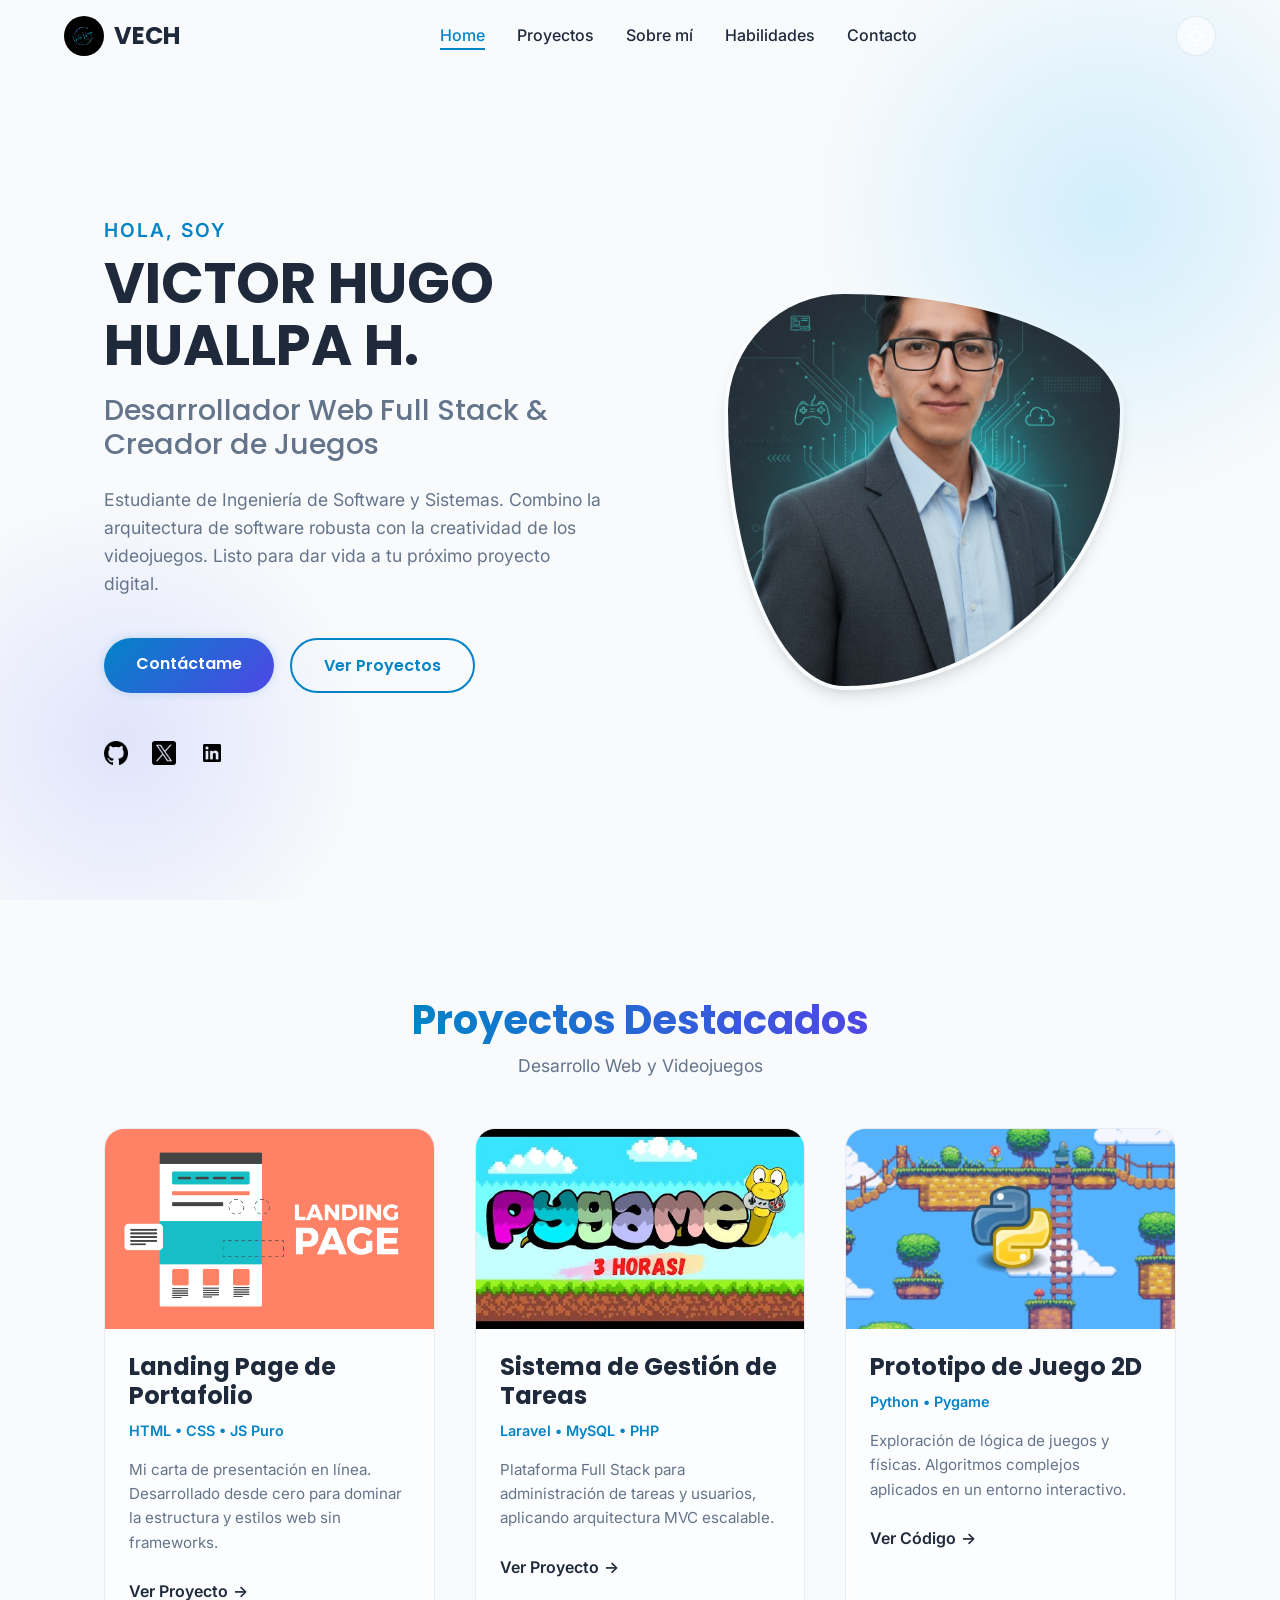
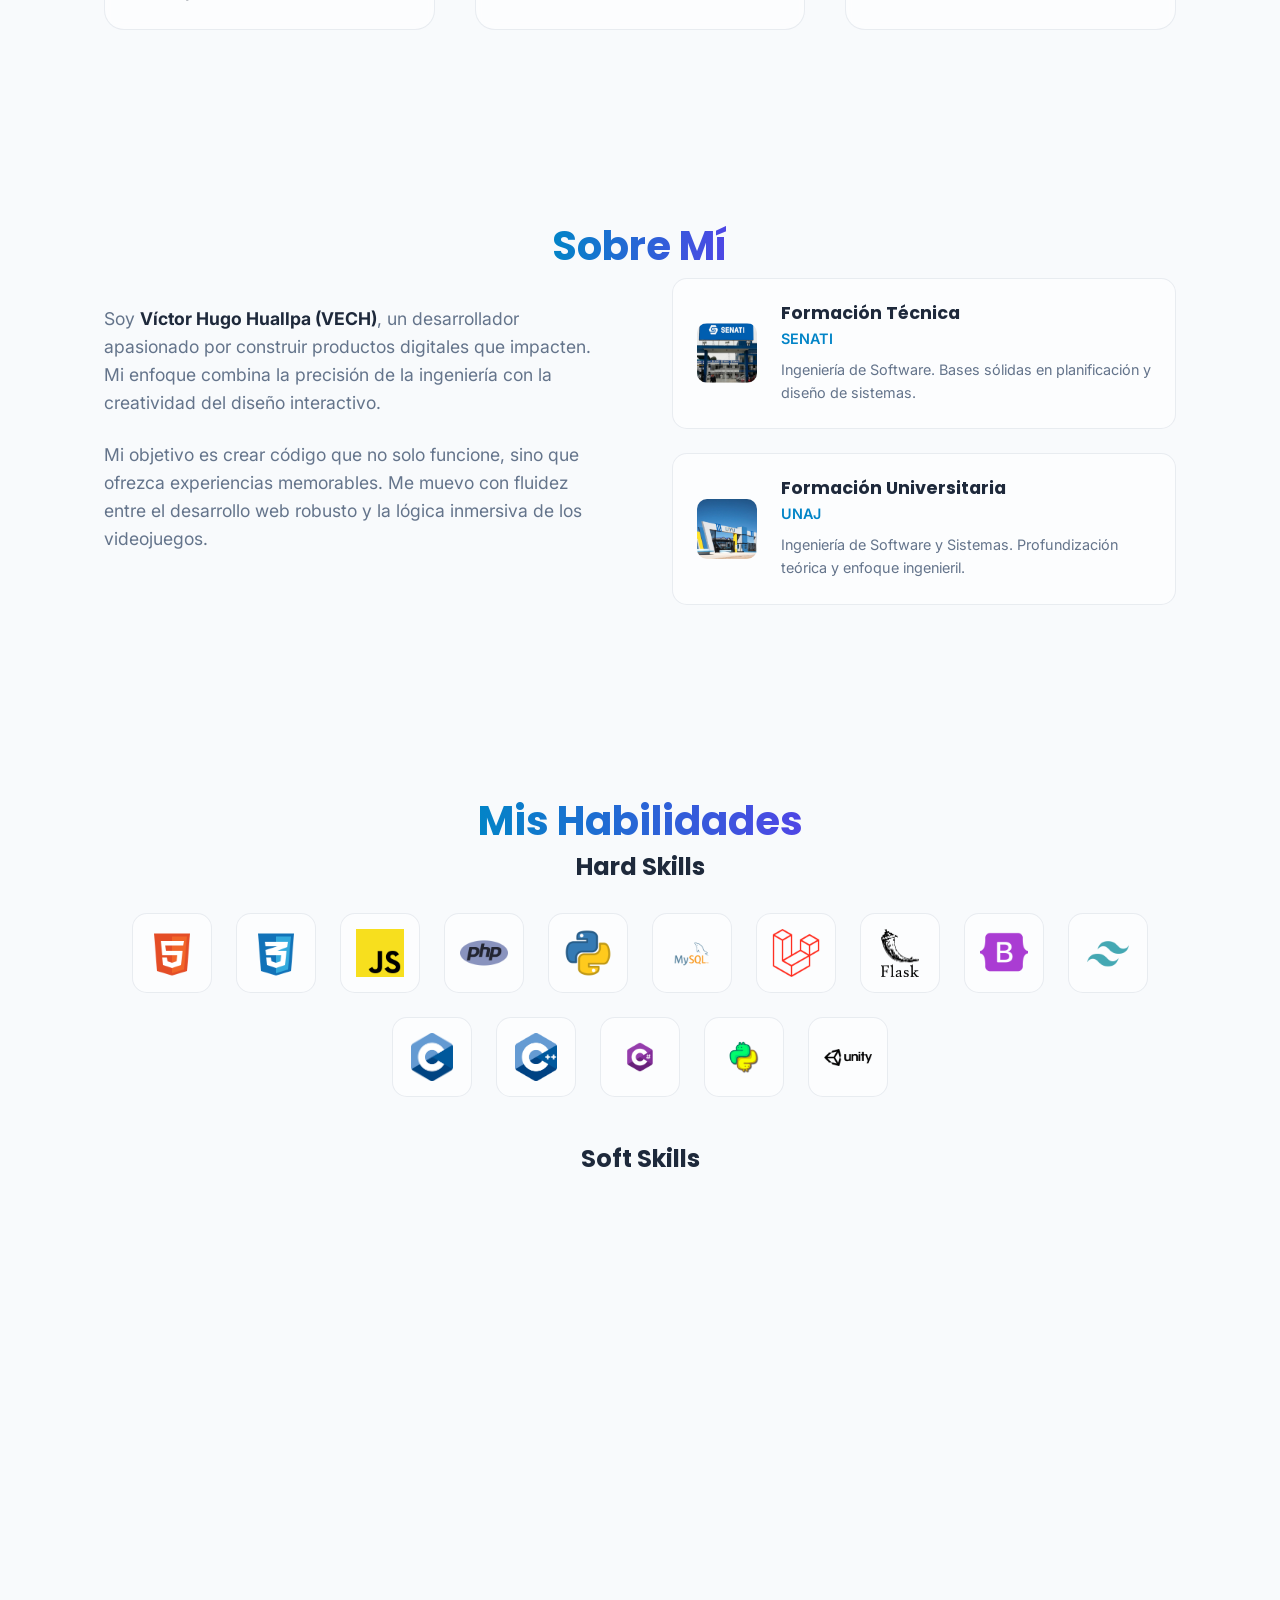
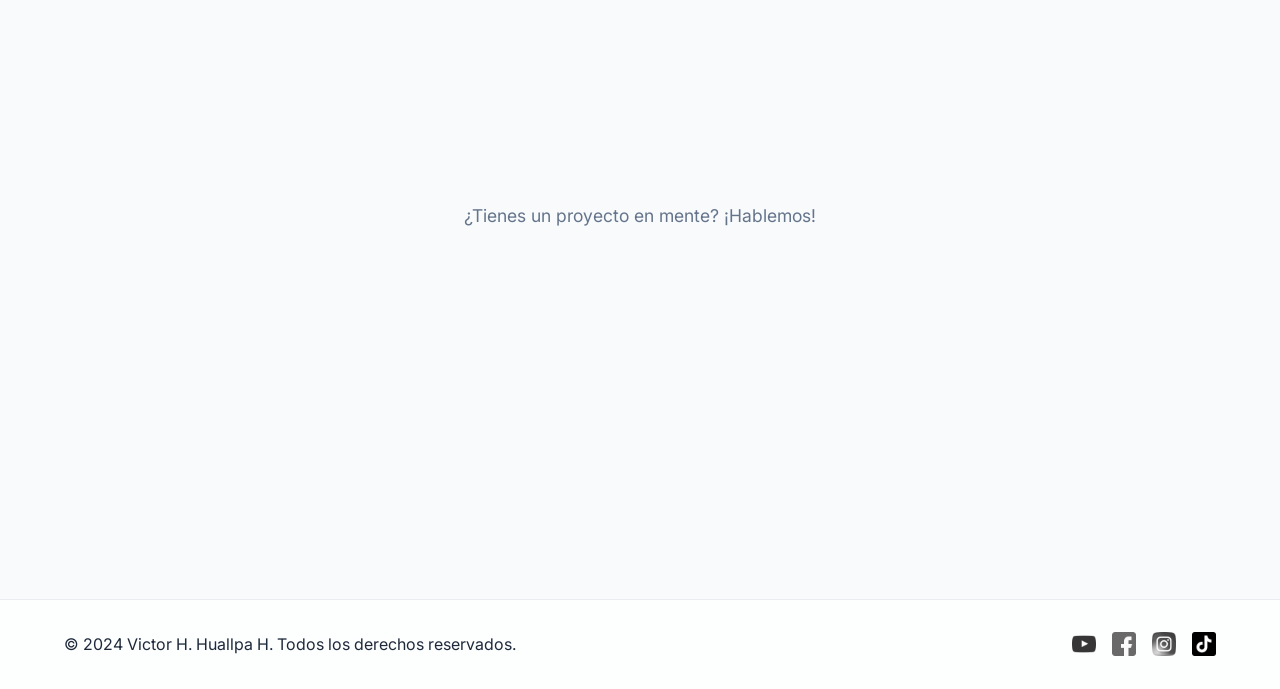
<file: index.html>
<!DOCTYPE html>
<html lang="es">

<head>
    <meta charset="UTF-8">
    <meta name="viewport" content="width=device-width, initial-scale=1.0">
    <meta name="description"
        content="Desarrollador Front-end en formación, con enfoque en HTML, CSS y JavaScript. Ver mis proyectos y habilidades en maquetación responsiva.">
    <meta name="keywords"
        content="Desarrollador Web, Front-end, HTML, CSS, JavaScript, Portafolio, Maquetación Responsiva">
    <!-- <link rel="canonical" href="[TU URL COMPLETA]"> -->

    <link rel="icon" type="image/png" href="./public/resources/imgs/logo.png">

    <title>VICTOR | Desarrollador Front-end | Portafolio Web</title>

    <!-- Google Fonts -->
    <link rel="preconnect" href="https://fonts.googleapis.com">
    <link rel="preconnect" href="https://fonts.gstatic.com" crossorigin>
    <link
        href="https://fonts.googleapis.com/css2?family=Inter:wght@300;400;600&family=Poppins:wght@500;700&display=swap"
        rel="stylesheet">

    <link rel="stylesheet" href="./public/resources/css/style.css">
    <script src="./public/resources/js/script.js" defer></script>
</head>

<body>
    <header id="main-header">
        <div class="header-container">
            <a href="#" class="logo">
                <img src="./public/resources/imgs/logo.png" alt="Logo Victor">
                <span>VECH</span>
            </a>

            <nav class="nav-menu" id="nav-menu">
                <ul class="nav-list">
                    <li class="nav-item"><a href="#home" class="nav-link active">Home</a></li>
                    <li class="nav-item"><a href="#proyectos" class="nav-link">Proyectos</a></li>
                    <li class="nav-item"><a href="#sobre-mi" class="nav-link">Sobre mí</a></li>
                    <li class="nav-item"><a href="#habilidades" class="nav-link">Habilidades</a></li>
                    <li class="nav-item"><a href="#contacto" class="nav-link">Contacto</a></li>
                </ul>
                <div class="nav-close" id="nav-close">
                    <i class="bx bx-x"></i> <!-- Placeholder for icon -->
                </div>
            </nav>

            <div class="header-actions">
                <button class="theme-toggle" id="theme-toggle" aria-label="Cambiar tema">
                    <img src="./public/resources/imgs/modo/luna-modo-oscuro.png" alt="Modo Oscuro"
                        class="theme-icon dark-icon">
                    <img src="./public/resources/imgs/modo/sol-modo-claro.png" alt="Modo Claro"
                        class="theme-icon light-icon" style="display: none;">
                </button>
                <div class="nav-toggle" id="nav-toggle">
                    <span></span>
                    <span></span>
                    <span></span>
                </div>
            </div>
        </div>
    </header>

    <main>
        <!-- Hero Section -->
        <section class="hero" id="home">
            <div class="hero-container">
                <div class="hero-content">
                    <p class="hero-greeting">HOLA, SOY</p>
                    <h1 class="hero-title">VICTOR HUGO HUALLPA H.</h1>
                    <h2 class="hero-subtitle">Desarrollador Web Full Stack & <br>Creador de Juegos</h2>
                    <p class="hero-description">
                        Estudiante de Ingeniería de Software y Sistemas. Combino la arquitectura de software robusta con
                        la creatividad de los videojuegos. Listo para dar vida a tu próximo proyecto digital.
                    </p>
                    <div class="hero-buttons">
                        <a href="#contacto" class="btn btn-primary">Contáctame</a>
                        <a href="#proyectos" class="btn btn-secondary">Ver Proyectos</a>
                    </div>
                    <div class="hero-socials">
                        <a href="https://github.com/victor-huallpa" target="_blank" aria-label="GitHub"><img
                                src="./public/resources/imgs/redes/github-icon.png" alt="GitHub"></a>
                        <a href="#" target="_blank" aria-label="X (Twitter)"><img
                                src="./public/resources/imgs/redes/x.png" alt="X"></a>
                        <a href="https://www.linkedin.com/in/victor-huallpa-huahuacondori-0160132ab/" target="_blank" aria-label="LinkedIn"><img
                                src="./public/resources/imgs/redes/linkedin-icon.png" alt="LinkedIn"></a>
                    </div>
                </div>
                <div class="hero-image">
                    <div class="image-wrapper">
                        <img src="./public/resources/photos/perfil.png" alt="Víctor Hugo Huallpa">
                    </div>
                </div>
            </div>
        </section>

        <!-- Proyectos Section -->
        <section class="section projects" id="proyectos">
            <h2 class="section-title">Proyectos Destacados</h2>
            <p class="section-subtitle">Desarrollo Web y Videojuegos</p>

            <div class="projects-container">
                <!-- Proyecto 1 -->
                <article class="project-card">
                    <div class="project-image">
                        <img src="./public/resources/photos/landing.webp" alt="Landing Page Portafolio">
                    </div>
                    <div class="project-content">
                        <h3>Landing Page de Portafolio</h3>
                        <p class="project-tech">HTML • CSS • JS Puro</p>
                        <p class="project-desc">Mi carta de presentación en línea. Desarrollado desde cero para dominar
                            la estructura y estilos web sin frameworks.</p>
                        <a href="https://github.com/victor-huallpa/My-Profile?tab=readme-ov-file" class="btn-link">Ver Proyecto <span class="arrow">→</span></a>
                    </div>
                </article>

                <!-- Proyecto 2 -->
                <article class="project-card">
                    <div class="project-image">
                        <img src="./public/resources/photos/juegos2.jpg" alt="Sistema de Gestión">
                    </div>
                    <div class="project-content">
                        <h3>Sistema de Gestión de Tareas</h3>
                        <p class="project-tech">Laravel • MySQL • PHP</p>
                        <p class="project-desc">Plataforma Full Stack para administración de tareas y usuarios,
                            aplicando arquitectura MVC escalable.</p>
                        <a href="#" class="btn-link">Ver Proyecto <span class="arrow">→</span></a>
                    </div>
                </article>

                <!-- Proyecto 3 -->
                <article class="project-card">
                    <div class="project-image">
                        <img src="./public/resources/photos/juegos.jpg" alt="Juego 2D">
                    </div>
                    <div class="project-content">
                        <h3>Prototipo de Juego 2D</h3>
                        <p class="project-tech">Python • Pygame</p>
                        <p class="project-desc">Exploración de lógica de juegos y físicas. Algoritmos complejos
                            aplicados en un entorno interactivo.</p>
                        <a href="#" class="btn-link">Ver Código <span class="arrow">→</span></a>
                    </div>
                </article>
            </div>
        </section>

        <!-- Sobre Mí Section -->
        <section class="section about" id="sobre-mi">
            <h2 class="section-title">Sobre Mí</h2>
            <div class="about-container">
                <div class="about-text">
                    <p>
                        Soy <strong>Víctor Hugo Huallpa (VECH)</strong>, un desarrollador apasionado por construir
                        productos digitales que impacten. Mi enfoque combina la precisión de la ingeniería con la
                        creatividad del diseño interactivo.
                    </p>
                    <p>
                        Mi objetivo es crear código que no solo funcione, sino que ofrezca experiencias memorables. Me
                        muevo con fluidez entre el desarrollo web robusto y la lógica inmersiva de los videojuegos.
                    </p>
                </div>

                <div class="education-grid">
                    <div class="education-card">
                        <div class="edu-icon">
                            <img src="./public/resources/photos/senati.jpg" alt="SENATI">
                        </div>
                        <div class="edu-info">
                            <h3>Formación Técnica</h3>
                            <span class="institution">SENATI</span>
                            <p>Ingeniería de Software. Bases sólidas en planificación y diseño de sistemas.</p>
                        </div>
                    </div>
                    <div class="education-card">
                        <div class="edu-icon">
                            <img src="./public/resources/photos/unaj.jpeg" alt="UNAJ">
                        </div>
                        <div class="edu-info">
                            <h3>Formación Universitaria</h3>
                            <span class="institution">UNAJ</span>
                            <p>Ingeniería de Software y Sistemas. Profundización teórica y enfoque ingenieril.</p>
                        </div>
                    </div>
                </div>
            </div>
        </section>

        <!-- Habilidades Section -->
        <section class="section skills" id="habilidades">
            <h2 class="section-title">Mis Habilidades</h2>

            <div class="skills-container">
                <div class="skills-group">
                    <h3>Hard Skills</h3>
                    <div class="skills-grid">
                        <div class="skill-item" title="HTML5"><img
                                src="./public/resources/imgs/tecnologias/html-5-logo.png" alt="HTML"></div>
                        <div class="skill-item" title="CSS3"><img
                                src="./public/resources/imgs/tecnologias/css-3-logo.png" alt="CSS"></div>
                        <div class="skill-item" title="JavaScript"><img
                                src="./public/resources/imgs/tecnologias/javascript-logo.png" alt="JS"></div>
                        <div class="skill-item" title="PHP"><img src="./public/resources/imgs/tecnologias/php-logo.png"
                                alt="PHP"></div>
                        <div class="skill-item" title="Python"><img src="./public/resources/imgs/tecnologias/python.png"
                                alt="Python"></div>
                        <div class="skill-item" title="MySQL"><img
                                src="./public/resources/imgs/tecnologias/mysql-logo.png" alt="MySQL"></div>
                        <div class="skill-item" title="Laravel"><img
                                src="./public/resources/imgs/tecnologias/laravel-logo.png" alt="Laravel"></div>
                        <div class="skill-item" title="Flask"><img src="./public/resources/imgs/tecnologias/flask.png"
                                alt="Flask"></div>
                        <div class="skill-item" title="Bootstrap"><img
                                src="./public/resources/imgs/tecnologias/bootstrap-logo.png" alt="Bootstrap"></div>
                        <div class="skill-item" title="Tailwind"><img
                                src="./public/resources/imgs/tecnologias/tailwind-logo.png" alt="Tailwind"></div>
                        <div class="skill-item" title="C"><img src="./public/resources/imgs/tecnologias/c.png" alt="C">
                        </div>
                        <div class="skill-item" title="C++"><img src="./public/resources/imgs/tecnologias/cpp.png"
                                alt="C++"></div>
                        <div class="skill-item" title="C#"><img src="./public/resources/imgs/tecnologias/Csharp.png"
                                alt="C#"></div>
                        <div class="skill-item" title="Pygame"><img src="./public/resources/imgs/tecnologias/pygame.png"
                                alt="Pygame"></div>
                        <div class="skill-item" title="Unity"><img src="./public/resources/imgs/tecnologias/unity.png"
                                alt="Unity"></div>
                    </div>
                </div>

                <div class="skills-group">
                    <h3>Soft Skills</h3>
                    <div class="soft-skills-grid">
                        <div class="soft-skill-card">
                            <img src="./public/resources/imgs/habilidades/rompezabeza.png" alt="Resolución">
                            <p>Resolución de Problemas</p>
                        </div>
                        <div class="soft-skill-card">
                            <img src="./public/resources/imgs/habilidades/conocimiento.png" alt="Aprendizaje">
                            <p>Aprendizaje Continuo</p>
                        </div>
                        <div class="soft-skill-card">
                            <img src="./public/resources/imgs/habilidades/servicio-al-cliente.png" alt="Autodirigido">
                            <p>Trabajo Autodirigido</p>
                        </div>
                        <div class="soft-skill-card">
                            <img src="./public/resources/imgs/habilidades/megafono.png" alt="Comunicación">
                            <p>Comunicación Efectiva</p>
                        </div>
                        <div class="soft-skill-card">
                            <img src="./public/resources/imgs/habilidades/lista-de-verificacion.png" alt="Organización">
                            <p>Organización</p>
                        </div>
                        <div class="soft-skill-card">
                            <img src="./public/resources/imgs/habilidades/grupo.png" alt="Equipo">
                            <p>Trabajo en Equipo</p>
                        </div>
                        <div class="soft-skill-card">
                            <img src="./public/resources/imgs/banderas/reino-unido-bandera.png" alt="Inglés">
                            <p>Inglés</p>
                        </div>
                    </div>
                </div>
            </div>
        </section>

        <!-- Contacto Section -->
        <section class="section contact" id="contacto">
            <h2 class="section-title">Contáctame</h2>
            <p class="section-subtitle">¿Tienes un proyecto en mente? ¡Hablemos!</p>

            <div class="contact-container">
                <div class="contact-card">
                    <a href="#" class="contact-link">
                        <img src="./public/resources/imgs/redes/gmail-icon.png" alt="Email">
                        <span>Email</span>
                    </a>
                </div>
                <div class="contact-card">
                    <a href="https://www.linkedin.com/in/victor-huallpa-huahuacondori-0160132ab/" class="contact-link">
                        <img src="./public/resources/imgs/redes/linkedin-icon.png" alt="LinkedIn">
                        <span>LinkedIn</span>
                    </a>
                </div>
                <div class="contact-card">
                    <a href="https://github.com/victor-huallpa" class="contact-link">
                        <img src="./public/resources/imgs/redes/github-icon.png" alt="GitHub">
                        <span>GitHub</span>
                    </a>
                </div>
            </div>
        </section>
    </main>

    <footer class="footer">
        <div class="footer-content">
            <p>&copy; 2024 Victor H. Huallpa H. Todos los derechos reservados.</p>
            <div class="footer-socials">
                <a href="#"><img src="./public/resources/imgs/redes/youtube-icon.png" alt="YouTube"></a>
                <a href="#"><img src="./public/resources/imgs/redes/facebook.png" alt="Facebook"></a>
                <a href="#"><img src="./public/resources/imgs/redes/instagram.png" alt="Instagram"></a>
                <a href="#"><img src="./public/resources/imgs/redes/tiktok.png" alt="TikTok"></a>
            </div>
        </div>
    </footer>
</body>

</html>
</file>
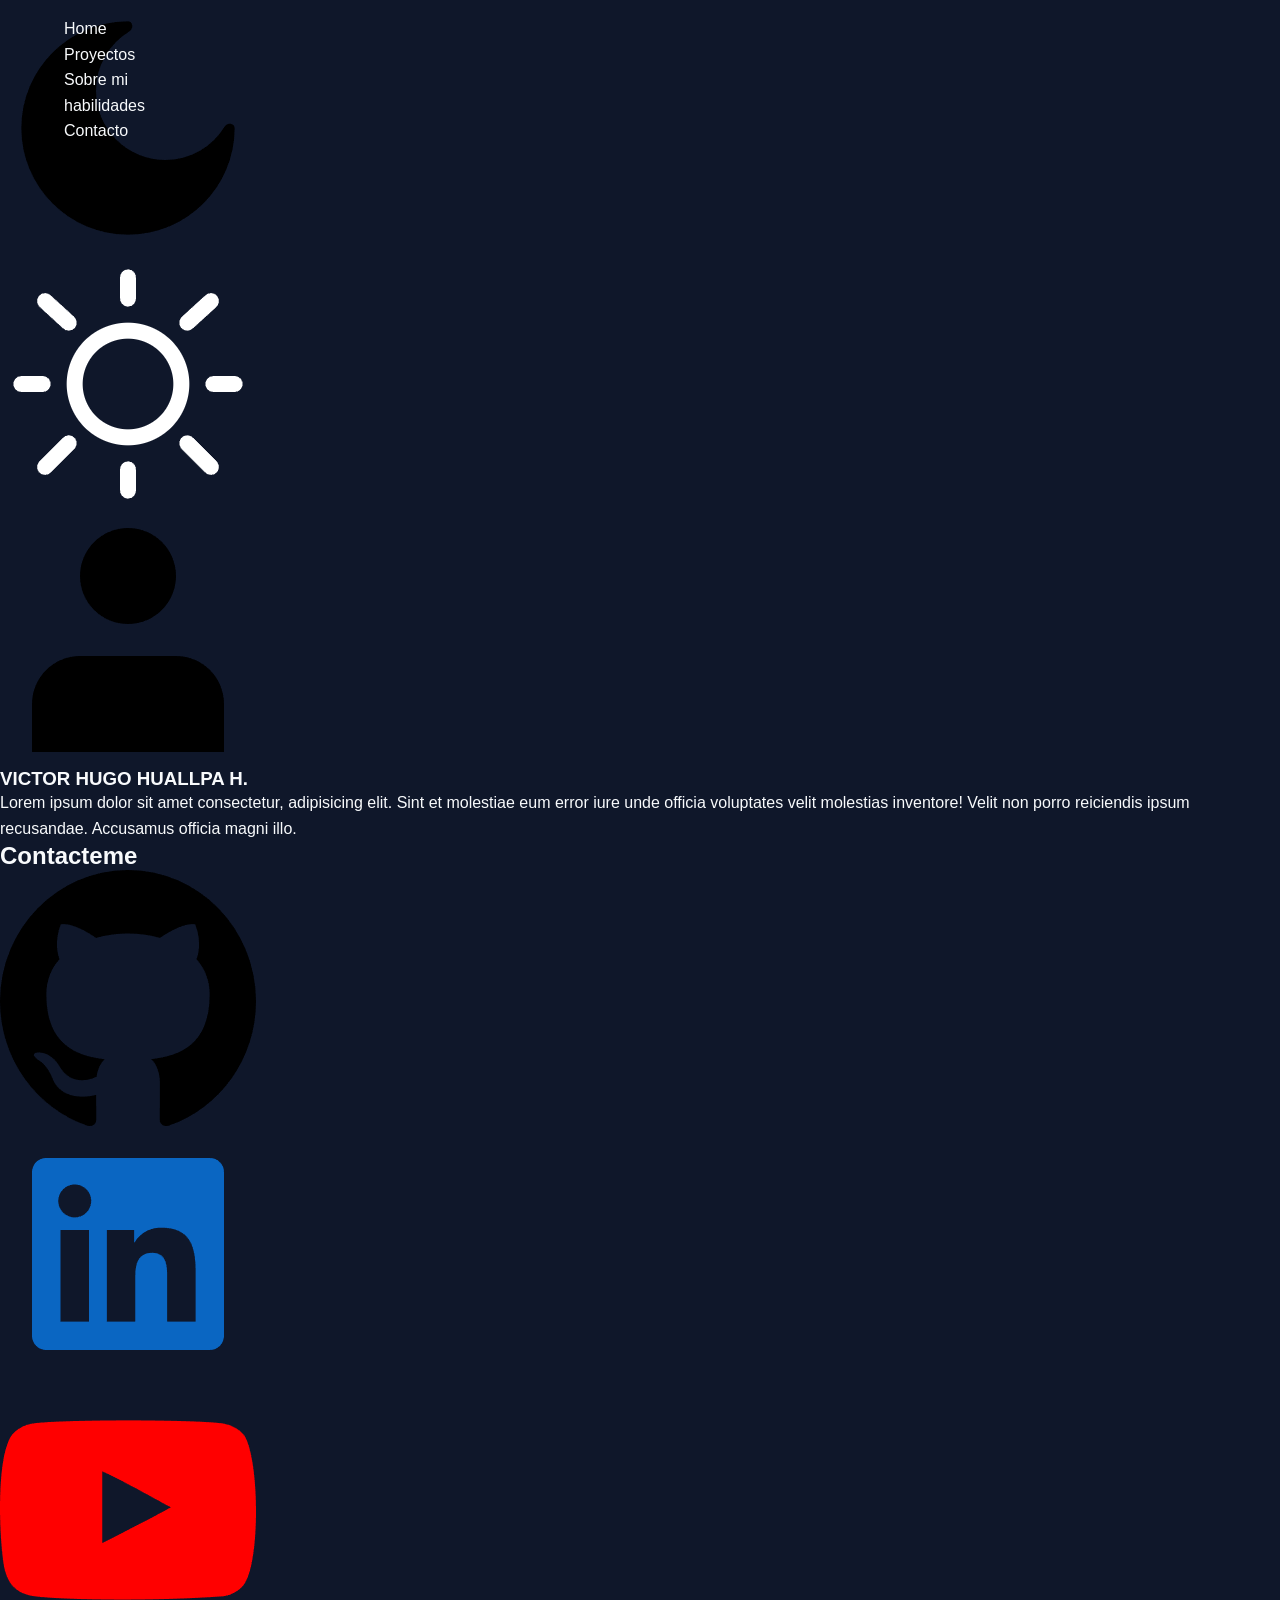
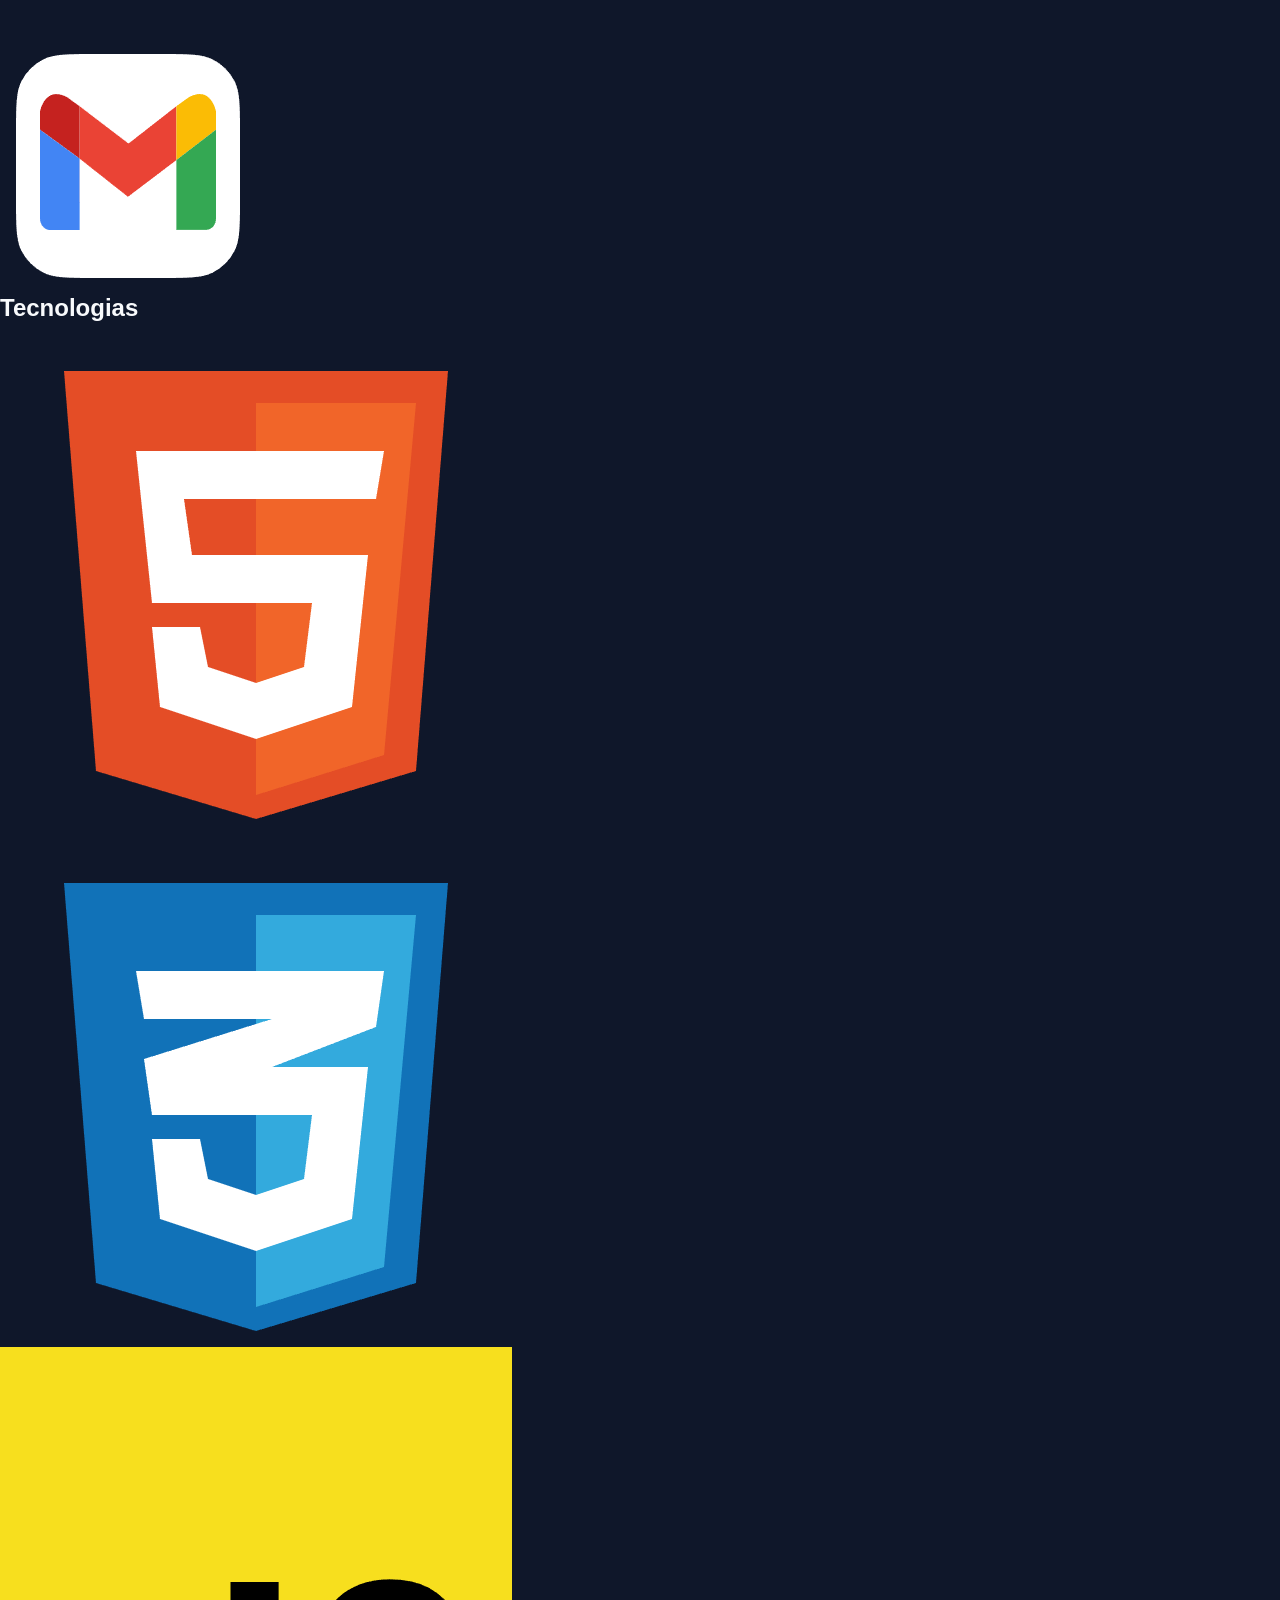
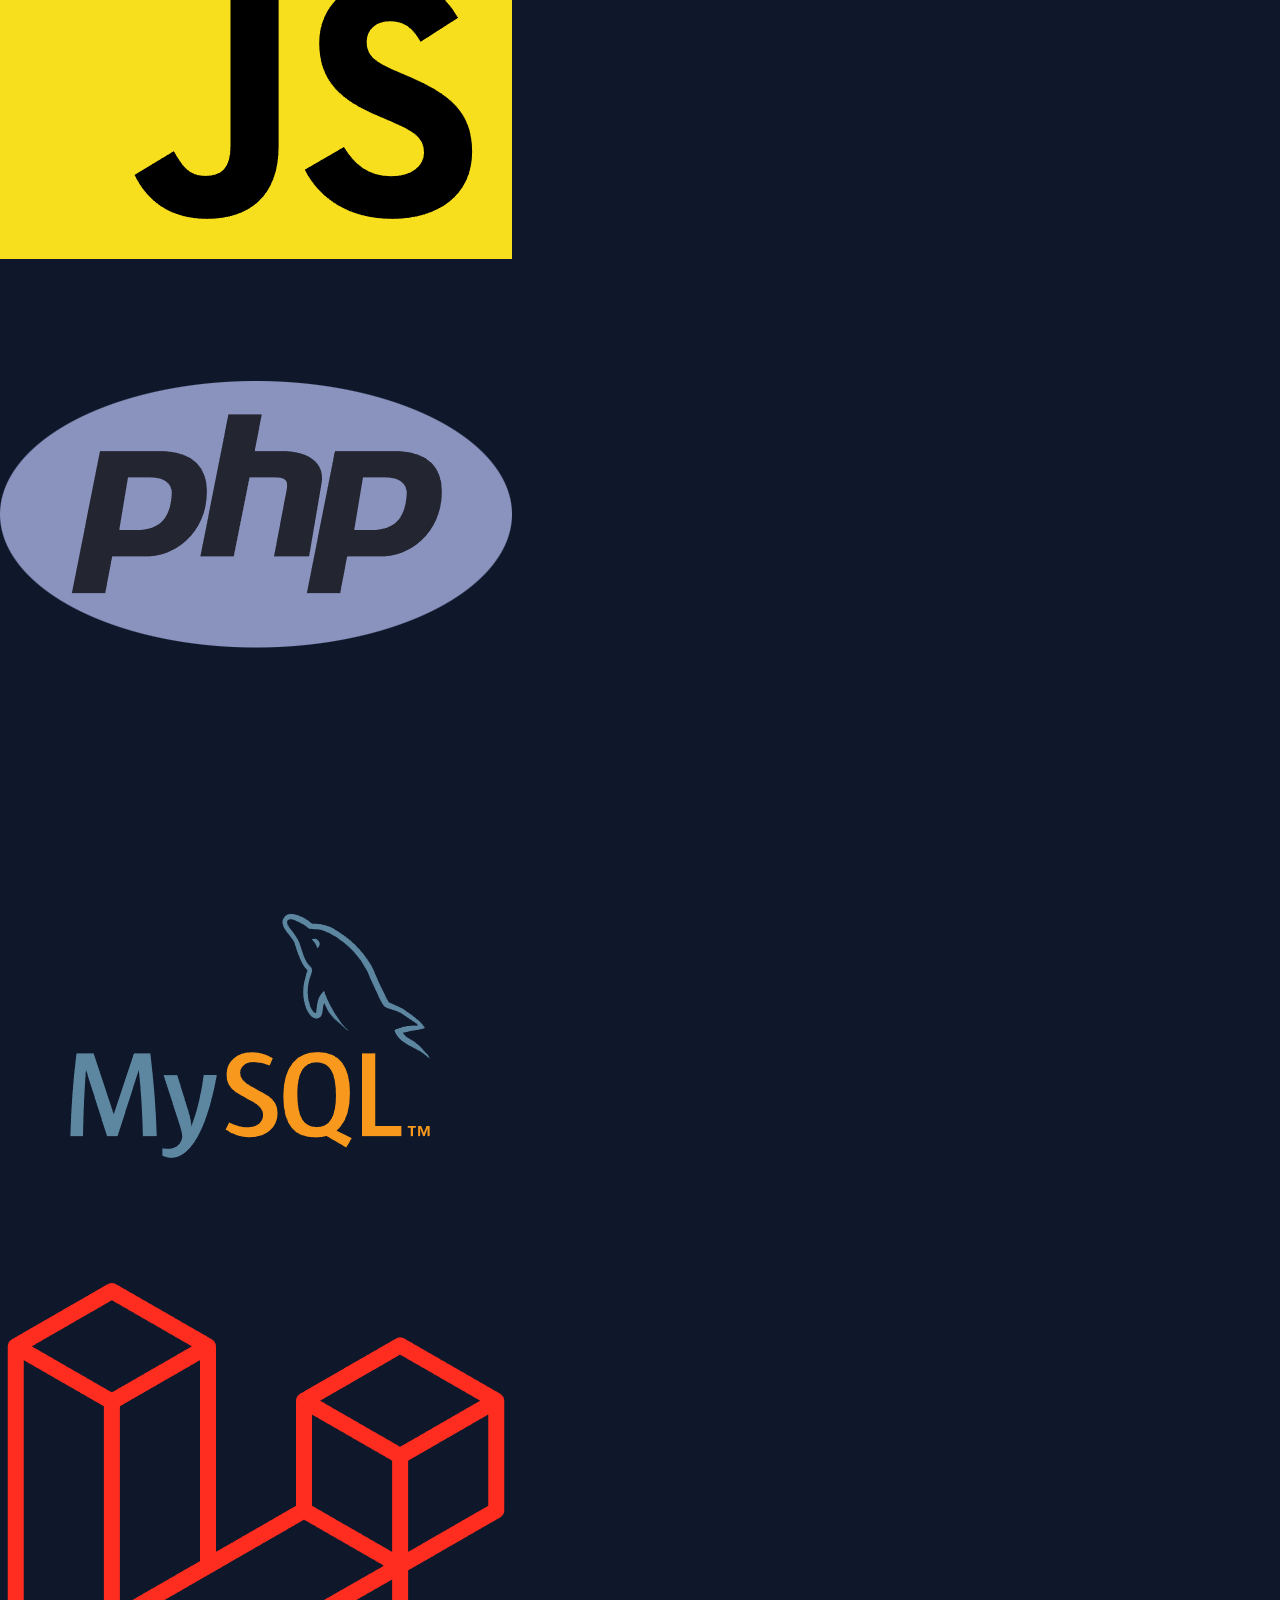
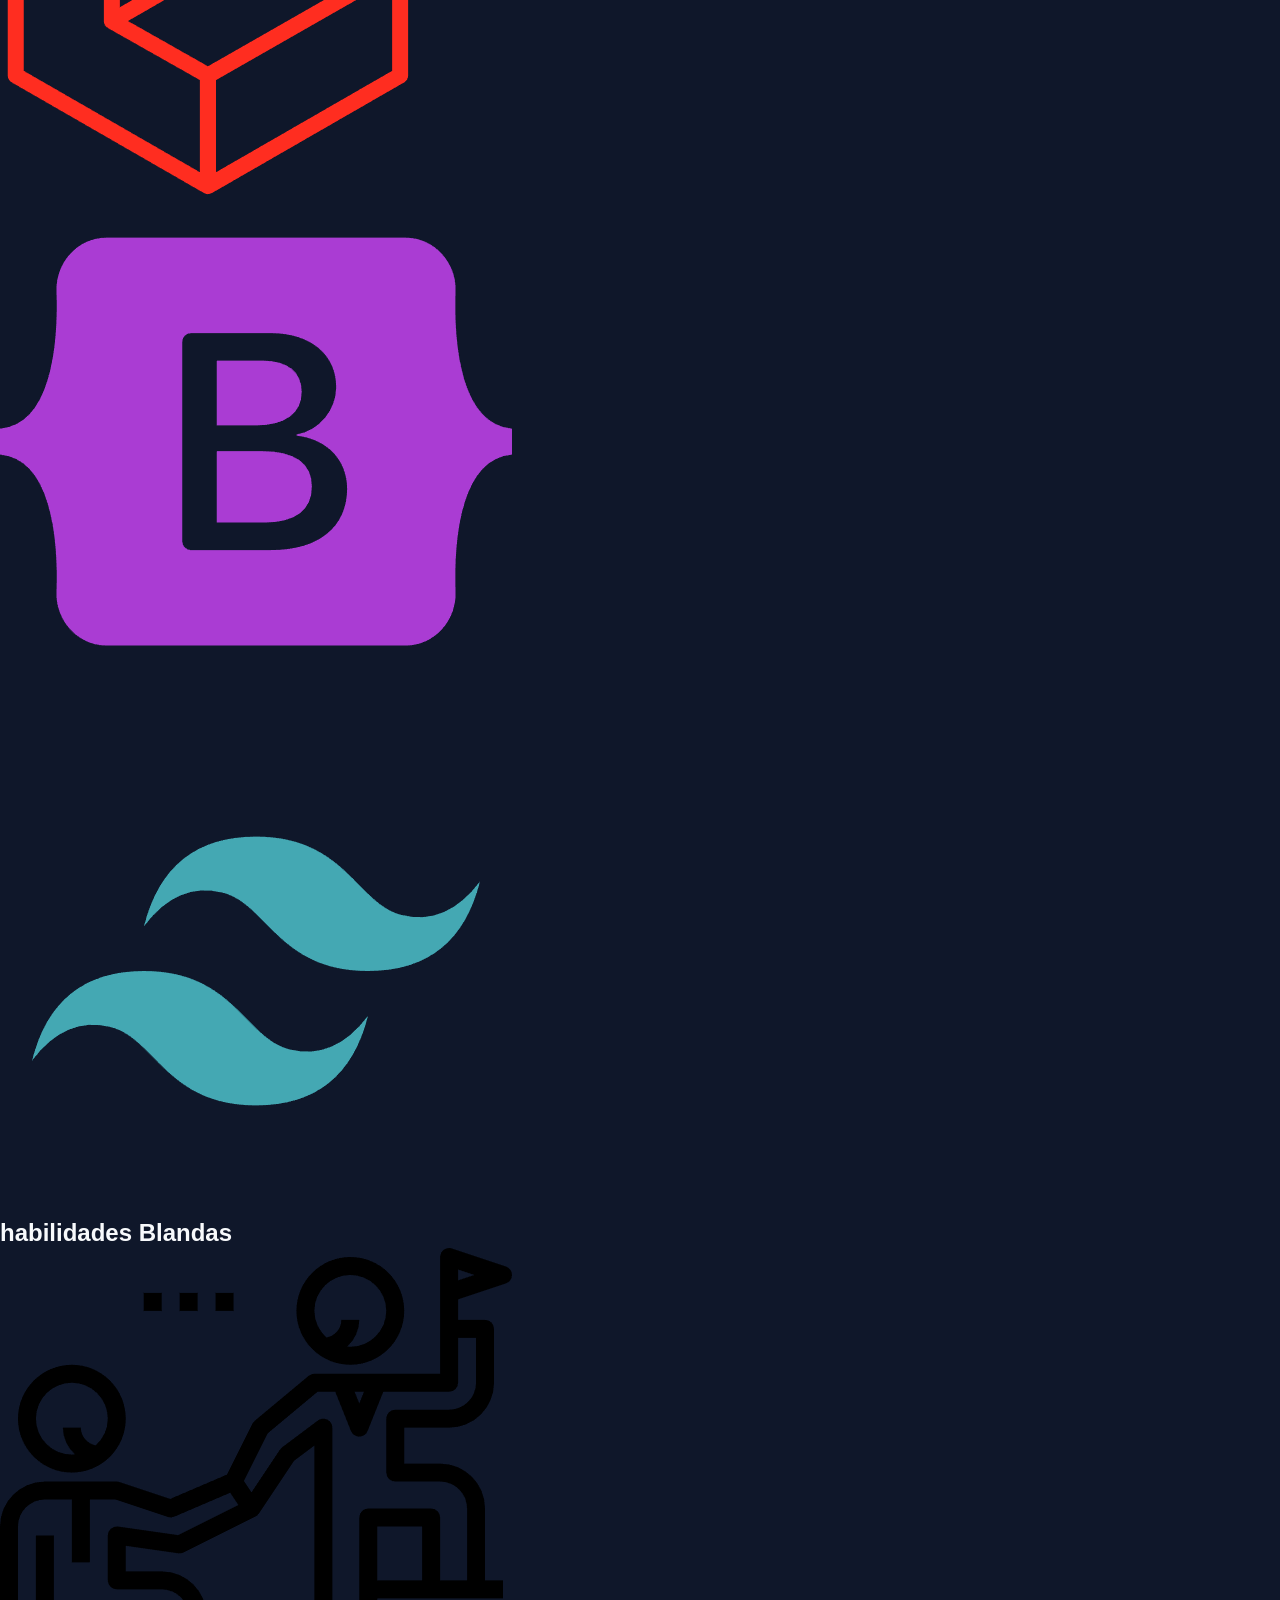
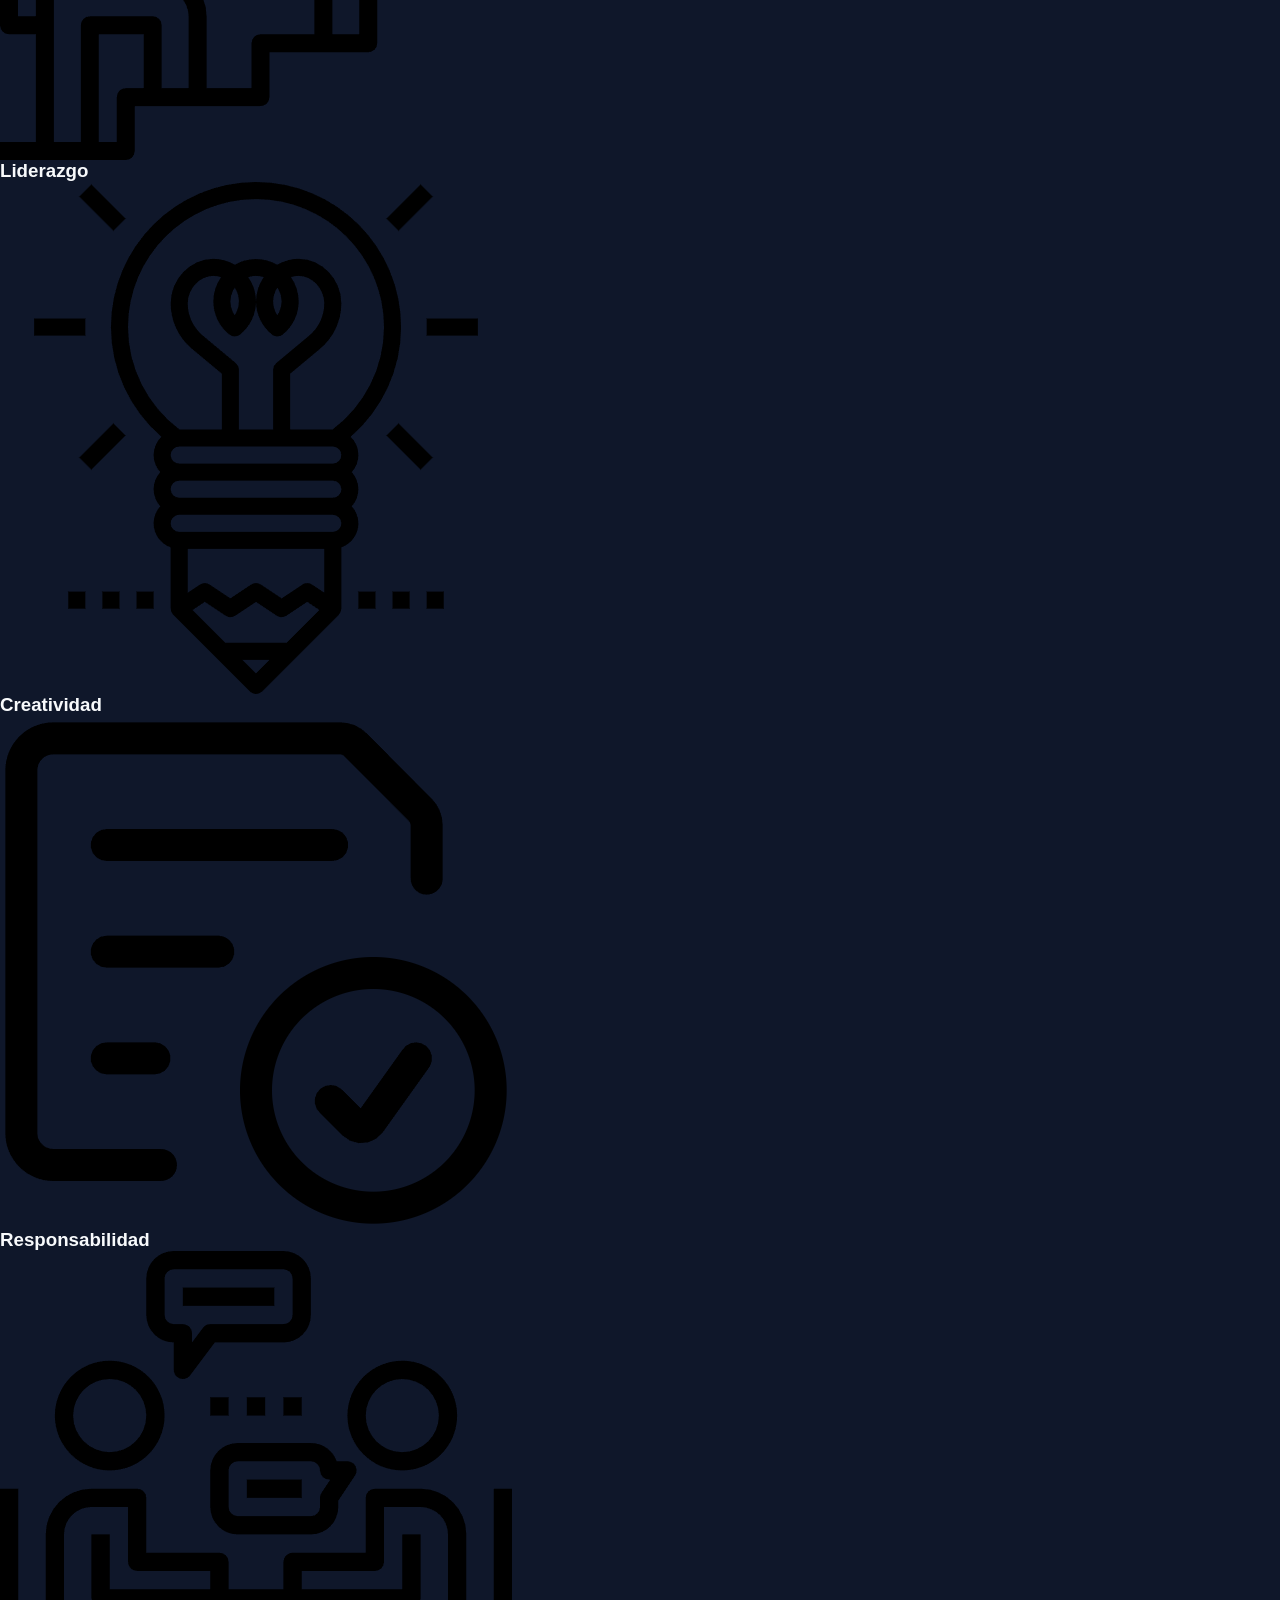
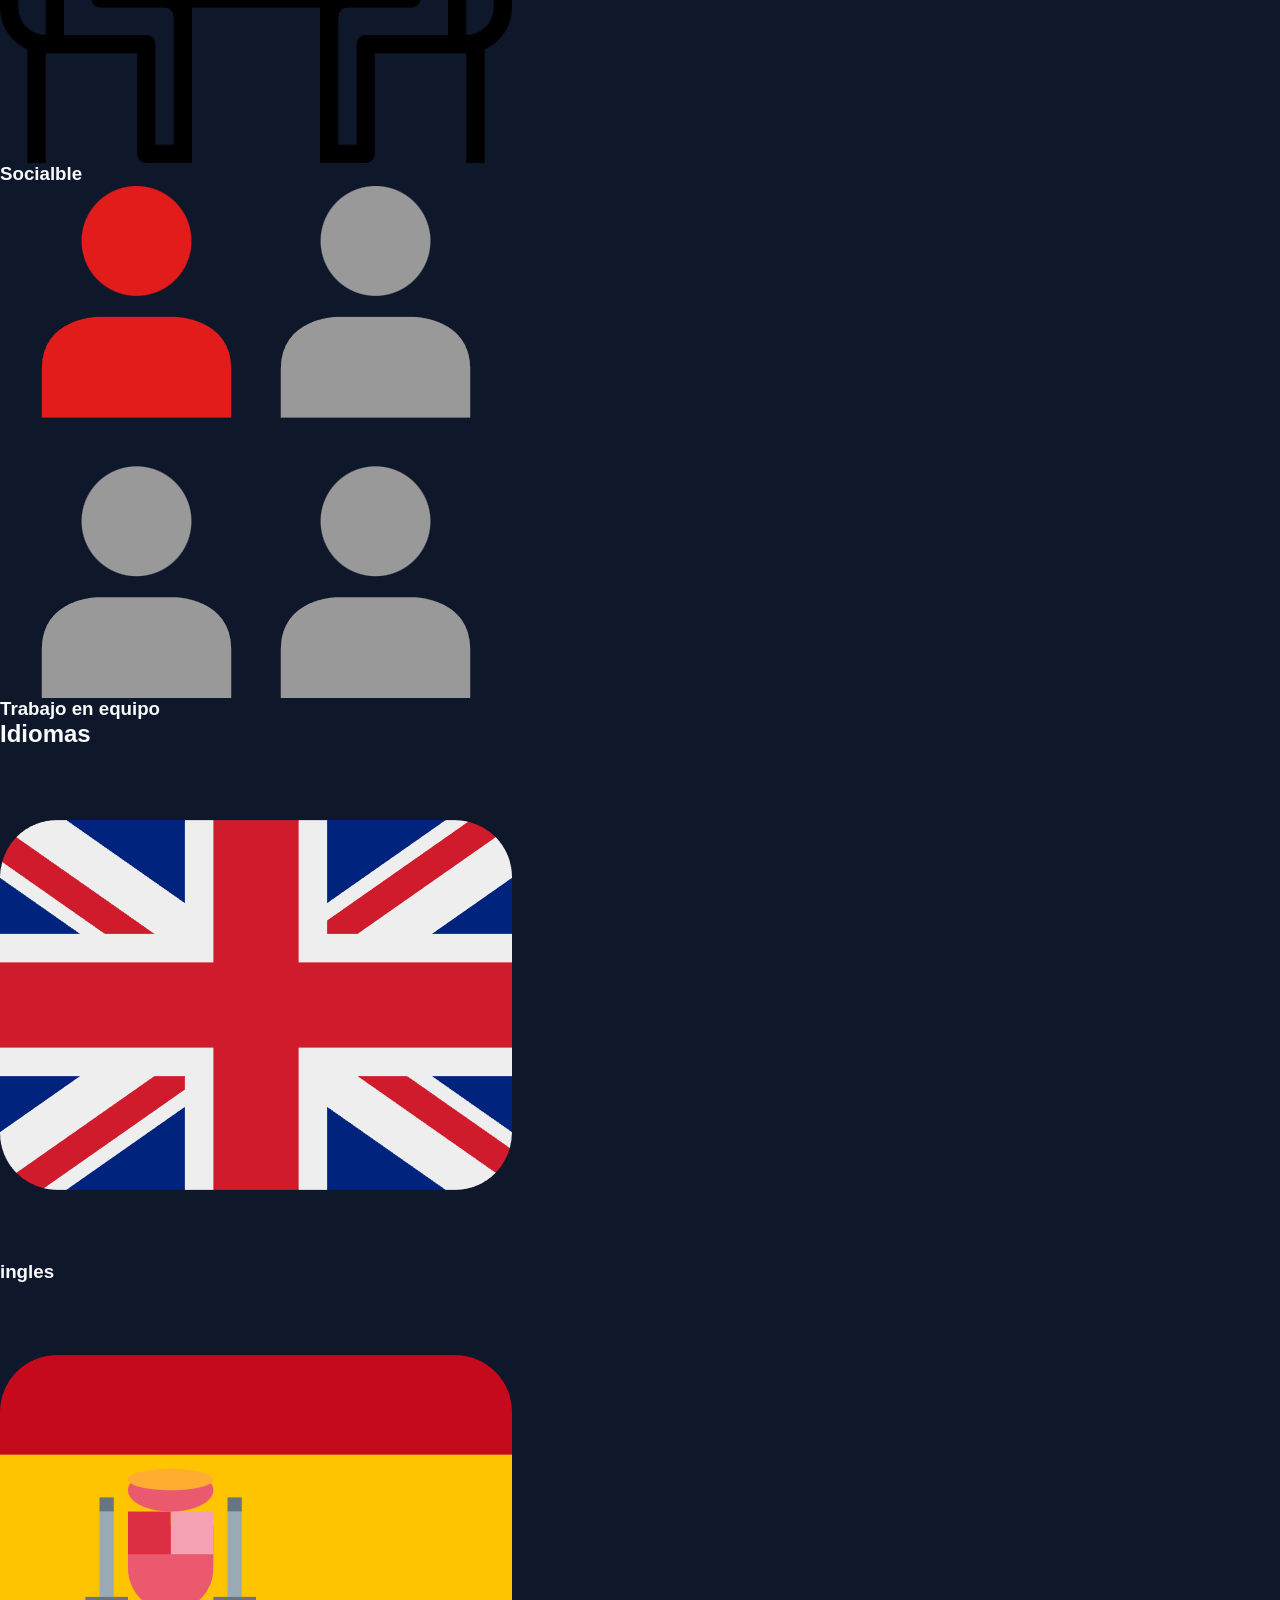
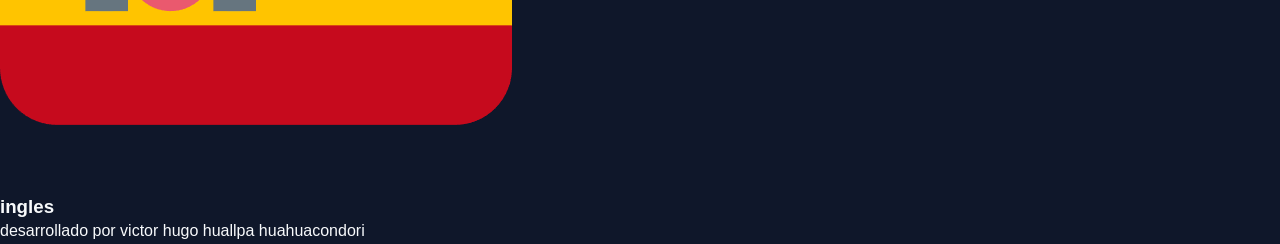
<file: index copy.html>
<!DOCTYPE html>
<html lang="en">
<head>
    <meta charset="UTF-8">
    <meta name="viewport" content="width=device-width, initial-scale=1.0">
    <link rel="stylesheet" href="./public/resources/css/style.css">
    <title>VICTOR | HOME</title>
</head>
<body>
    <header>
        <nav class="nav-list">
            <ul class="list-ul">
                <li class="link-li"><a href="#">Home</a></li>
                <li class="link-li"><a href="#">Proyectos</a></li>
                <li class="link-li"><a href="#">Sobre mi</a></li>
                <li class="link-li"><a href="#">habilidades</a></li>
                <!-- <li class="link-li"><a href="./index.html">Blog</a></li> -->
                <li class="link-li"><a href="#">Contacto</a></li>
            </ul>
        </nav>
    </header>

    <main>
        <article class="modo">
            <img src="./public/others/imgs/modo/luna-modo-oscuro.png" alt="icono de luna">
            <img src="./public/others/imgs/modo/sol-modo-claro.png" alt="icono de sol">
        </article>
        <article class="perfil">
            <section class="foto-perfil">
                <img src="./public/others/imgs/user-icon.png" alt="foto de victor hugo huallpa" class="perfil">
            </section>
            <section class="datos">
                <h1 class="nombre">VICTOR HUGO HUALLPA H.</h1>
                <P class="descripcion">
                    Lorem ipsum dolor sit amet consectetur, adipisicing elit. Sint et molestiae eum error iure unde officia voluptates velit molestias inventore! Velit non porro reiciendis ipsum recusandae. Accusamus officia magni illo.
                </P>
                <h2 class="contacto">Contacteme</h2>
                <section class="redes-sociles">
                    <img src="./public/others/imgs/redes/github-icon.png" alt="Git Hub">
                    <img src="./public/others/imgs/redes/linkedin-icon.png" alt="Linkedin">
                    <img src="./public/others/imgs/redes/youtube-icon.png" alt="Youtube">
                    <img src="./public/others/imgs/redes/gmail-icon.png" alt="Correo">
                </section>
            </section>
        </article>
        <article class="tecnologias">
            <h2 class="tecnologias">Tecnologias</h2>
            <section class="iconos-tecnologias">
                <img src="./public/others/imgs/tecnologias/html-5-logo.png" alt="IMAGEN HTML">
                <img src="./public/others/imgs/tecnologias/css-3-logo.png" alt="IMAGEN CSS">
                <img src="./public/others/imgs/tecnologias/javascript-logo.png" alt="IMAGEN JAVASCRIPT">
                <img src="./public/others/imgs/tecnologias/php-logo.png" alt="imagen php">
                <img src="./public/others/imgs/tecnologias/mysql-logo.png" alt="IAMGEN MYSQL">
                <img src="./public/others/imgs/tecnologias/laravel-logo.png" alt="IMAGEN LARAVEL">
                <img src="./public/others/imgs/tecnologias/bootstrap-logo.png" alt="IAMGEN BOOTSTRAP">
                <img src="./public/others/imgs/tecnologias/tailwind-logo.png" alt="IMAGEN TAILWIN">
            </section>
        </article>
        <article class="habilidades">
            <section class="habilidades blandas">
                <h2>habilidades Blandas</h2>
                <section>
                    <div class="box liderazgo">
                        <img src="./public/others/imgs/habilidades/liderazgo.png" alt="iamgen de persona lider">
                        <h3>Liderazgo</h3>
                    </div>
                    <div class="box liderazgo">
                        <img src="./public/others/imgs/habilidades/creatividad.png" alt="iamgen de habilidad creativa 'foco encendio'">
                        <h3>Creatividad</h3>
                    </div>
                    <div class="box liderazgo">
                        <img src="./public/others/imgs/habilidades/reponsabilidad.png" alt="iamgen de una hoja de papel con check">
                        <h3>Responsabilidad</h3>
                    </div>
                    <div class="box liderazgo">
                        <img src="./public/others/imgs/habilidades/sociable.png" alt="iamgen de dos personas conversando en una mesa">
                        <h3>Socialble</h3>
                    </div>
                    <div class="box liderazgo">
                        <img src="./public/others/imgs/habilidades/trabajo-equipo.png" alt="iamgen de un persona ayudando a subir las ecaleras a otra persons">
                        <h3>Trabajo en equipo</h3>
                    </div>
                </section>
            </section>
            <section>
                <h2>Idiomas</h2>
                <section>
                    <div class="ingles">
                        <img src="./public/others/imgs/banderas/reino-unido-bandera.png" alt="bandera de Reino Unido">
                        <h3>ingles</h3>
                    </div>
                    <div class="espaniol">
                        <img src="./public/others/imgs/banderas/espania-bandera.png" alt="bandera de Espania">
                        <h3>ingles</h3>
                    </div>
                </section>
            </section>
        </article>
    </main>
    <footer>
        <p>desarrollado por victor hugo huallpa huahuacondori</p>
    </footer>
</body>
</html>
</file>
<file: public/resources/css/style.css>
/* =========================================
   1. VARIABLES & THEME SETUP
   ========================================= */
:root {
    /* Color Palette - Dark Mode (Default) */
    --bg-body: #0f172a;
    --bg-glass: rgba(30, 41, 59, 0.7);
    --bg-card: rgba(30, 41, 59, 0.5);
    --bg-card-hover: rgba(51, 65, 85, 0.6);

    --text-primary: #f8fafc;
    --text-secondary: #94a3b8;
    --text-accent: #38bdf8;

    --primary-color: #38bdf8;
    /* Sky 400 */
    --secondary-color: #818cf8;
    /* Indigo 400 */
    --accent-color: #22d3ee;
    /* Cyan 400 */

    --border-color: rgba(148, 163, 184, 0.1);
    --shadow-sm: 0 4px 6px -1px rgba(0, 0, 0, 0.1), 0 2px 4px -1px rgba(0, 0, 0, 0.06);
    --shadow-lg: 0 10px 15px -3px rgba(0, 0, 0, 0.1), 0 4px 6px -2px rgba(0, 0, 0, 0.05);
    --shadow-neon: 0 0 10px rgba(56, 189, 248, 0.3);

    /* Typography */
    --font-heading: 'Poppins', sans-serif;
    --font-body: 'Inter', sans-serif;

    /* Transitions */
    --transition-fast: 0.2s ease;
    --transition-medium: 0.3s ease;
}

[data-theme="light"] {
    --bg-body: #f8fafc;
    --bg-glass: rgba(255, 255, 255, 0.8);
    --bg-card: rgba(255, 255, 255, 0.6);
    --bg-card-hover: rgba(255, 255, 255, 0.9);

    --text-primary: #1e293b;
    --text-secondary: #64748b;
    --text-accent: #0284c7;

    --primary-color: #0284c7;
    /* Sky 600 */
    --secondary-color: #4f46e5;
    /* Indigo 600 */
    --accent-color: #0891b2;
    /* Cyan 600 */

    --border-color: rgba(148, 163, 184, 0.2);
    --shadow-neon: 0 0 10px rgba(2, 132, 199, 0.2);
}

/* =========================================
   2. RESET & BASE STYLES
   ========================================= */
* {
    margin: 0;
    padding: 0;
    box-sizing: border-box;
}

html {
    scroll-behavior: smooth;
    font-size: 16px;
}

body {
    background-color: var(--bg-body);
    color: var(--text-primary);
    font-family: var(--font-body);
    line-height: 1.6;
    overflow-x: hidden;
    transition: background-color var(--transition-medium), color var(--transition-medium);
}

a {
    text-decoration: none;
    color: inherit;
    transition: color var(--transition-fast);
}

ul {
    list-style: none;
}

img {
    max-width: 100%;
    display: block;
}

/* =========================================
   3. TYPOGRAPHY
   ========================================= */
h1,
h2,
h3,
h4,
h5,
h6 {
    font-family: var(--font-heading);
    font-weight: 700;
    line-height: 1.2;
    color: var(--text-primary);
}

.section-title {
    font-size: 2.5rem;
    text-align: center;
    margin: 0 auto 0.5rem auto;
    background: linear-gradient(to right, var(--primary-color), var(--secondary-color));
    -webkit-background-clip: text;
    background-clip: text;
    color: transparent;
    display: block;
    width: fit-content;
}

.section-subtitle {
    text-align: center;
    color: var(--text-secondary);
    margin-bottom: 3rem;
    font-size: 1.1rem;
}

/* =========================================
   4. COMPONENTS
   ========================================= */
/* Buttons */
.btn {
    display: inline-block;
    padding: 0.8rem 2rem;
    border-radius: 50px;
    font-weight: 600;
    cursor: pointer;
    transition: all var(--transition-medium);
    font-family: var(--font-heading);
}

.btn-primary {
    background: linear-gradient(135deg, var(--primary-color), var(--secondary-color));
    color: white;
    box-shadow: var(--shadow-neon);
    border: none;
}

.btn-primary:hover {
    transform: translateY(-2px);
    box-shadow: 0 0 20px rgba(56, 189, 248, 0.5);
}

.btn-secondary {
    background: transparent;
    border: 2px solid var(--primary-color);
    color: var(--primary-color);
}

.btn-secondary:hover {
    background: rgba(56, 189, 248, 0.1);
    transform: translateY(-2px);
}

/* =========================================
   5. LAYOUT & SECTIONS
   ========================================= */
/* Header */
header {
    position: fixed;
    top: 0;
    left: 0;
    width: 100%;
    z-index: 1000;
    padding: 1rem 5%;
    transition: all var(--transition-medium);
}

header.scrolled {
    padding: 0.5rem 5%;
    background: var(--bg-glass);
    backdrop-filter: blur(10px);
    border-bottom: 1px solid var(--border-color);
}

.header-container {
    display: flex;
    justify-content: space-between;
    align-items: center;
    max-width: 1200px;
    margin: 0 auto;
}

.logo {
    display: flex;
    align-items: center;
    gap: 10px;
    font-size: 1.5rem;
    font-weight: 700;
    font-family: var(--font-heading);
}

.logo img {
    height: 40px;
    width: 40px;
    border-radius: 50%;
    object-fit: cover;
}

.nav-list {
    display: flex;
    gap: 2rem;
}

.nav-link {
    font-weight: 500;
    position: relative;
}

.nav-link::after {
    content: '';
    position: absolute;
    bottom: -5px;
    left: 0;
    width: 0;
    height: 2px;
    background: var(--primary-color);
    transition: width var(--transition-medium);
}

.nav-link:hover::after,
.nav-link.active::after {
    width: 100%;
}

.nav-link:hover,
.nav-link.active {
    color: var(--primary-color);
}

.header-actions {
    display: flex;
    align-items: center;
    gap: 1rem;
}

.theme-toggle {
    background: var(--bg-card);
    border: 1px solid var(--border-color);
    cursor: pointer;
    padding: 8px;
    border-radius: 50%;
    transition: all var(--transition-fast);
    display: flex;
    align-items: center;
    justify-content: center;
    width: 40px;
    height: 40px;
}

.theme-toggle:hover {
    background: var(--bg-card-hover);
    border-color: var(--primary-color);
    transform: rotate(15deg);
    box-shadow: var(--shadow-sm);
}

.theme-icon {
    width: 24px;
    height: 24px;
    transition: transform var(--transition-fast);
}



.nav-toggle,
.nav-close {
    display: none;
}

/* Hero Section */
.hero {
    min-height: 100vh;
    display: flex;
    align-items: center;
    padding-top: 80px;
    /* Header height */
    position: relative;
    overflow: hidden;
}

/* Background Blob Effect */
.hero::before {
    content: '';
    position: absolute;
    top: -10%;
    right: -10%;
    width: 600px;
    height: 600px;
    background: radial-gradient(circle, rgba(56, 189, 248, 0.2) 0%, rgba(0, 0, 0, 0) 70%);
    border-radius: 50%;
    z-index: -1;
}

.hero::after {
    content: '';
    position: absolute;
    bottom: -10%;
    left: -10%;
    width: 500px;
    height: 500px;
    background: radial-gradient(circle, rgba(129, 140, 248, 0.2) 0%, rgba(0, 0, 0, 0) 70%);
    border-radius: 50%;
    z-index: -1;
}

.hero-container {
    display: grid;
    grid-template-columns: 1fr 1fr;
    gap: 4rem;
    max-width: 1200px;
    margin: 0 auto;
    padding: 0 5%;
    align-items: center;
}

.hero-greeting {
    font-size: 1.2rem;
    color: var(--primary-color);
    font-weight: 600;
    letter-spacing: 2px;
    margin-bottom: 0.5rem;
}

.hero-title {
    font-size: 3.5rem;
    margin-bottom: 1rem;
    line-height: 1.1;
}

.hero-subtitle {
    font-size: 1.8rem;
    color: var(--text-secondary);
    margin-bottom: 1.5rem;
    font-weight: 500;
}

.hero-description {
    color: var(--text-secondary);
    margin-bottom: 2.5rem;
    max-width: 500px;
    font-size: 1.1rem;
}

.hero-buttons {
    display: flex;
    gap: 1rem;
    margin-bottom: 3rem;
}

.hero-socials {
    display: flex;
    gap: 1.5rem;
}

.hero-socials img {
    width: 24px;
    height: 24px;
    filter: grayscale(100%) brightness(200%);
    /* Make icons white-ish */
    transition: all var(--transition-fast);
}

[data-theme="light"] .hero-socials img {
    filter: grayscale(100%) brightness(0%);
    /* Make icons black-ish */
}

.hero-socials a:hover img {
    filter: none;
    transform: scale(1.1);
}

.image-wrapper {
    position: relative;
    width: 400px;
    height: 400px;
    margin: 0 auto;
}

.image-wrapper img {
    width: 100%;
    height: 100%;
    object-fit: cover;
    border-radius: 30% 70% 70% 30% / 30% 30% 70% 70%;
    box-shadow: var(--shadow-lg);
    animation: morph 8s ease-in-out infinite;
    border: 4px solid rgba(255, 255, 255, 0.1);
}

@keyframes morph {
    0% {
        border-radius: 60% 40% 30% 70% / 60% 30% 70% 40%;
    }

    50% {
        border-radius: 30% 60% 70% 40% / 50% 60% 30% 60%;
    }

    100% {
        border-radius: 60% 40% 30% 70% / 60% 30% 70% 40%;
    }
}

/* Sections General */
.section {
    padding: 6rem 5%;
    max-width: 1200px;
    margin: 0 auto;
}

/* Projects Section */
.projects-container {
    display: grid;
    grid-template-columns: repeat(auto-fit, minmax(300px, 1fr));
    gap: 2.5rem;
}

.project-card {
    background: var(--bg-card);
    border-radius: 20px;
    overflow: hidden;
    border: 1px solid var(--border-color);
    transition: all var(--transition-medium);
    backdrop-filter: blur(5px);
}

.project-card:hover {
    transform: translateY(-10px);
    background: var(--bg-card-hover);
    box-shadow: var(--shadow-lg);
    border-color: var(--primary-color);
}

.project-image {
    height: 200px;
    overflow: hidden;
}

.project-image img {
    width: 100%;
    height: 100%;
    object-fit: cover;
    transition: transform var(--transition-medium);
}

.project-card:hover .project-image img {
    transform: scale(1.1);
}

.project-content {
    padding: 1.5rem;
}

.project-content h3 {
    font-size: 1.5rem;
    margin-bottom: 0.5rem;
}

.project-tech {
    color: var(--primary-color);
    font-size: 0.9rem;
    font-weight: 600;
    margin-bottom: 1rem;
}

.project-desc {
    color: var(--text-secondary);
    margin-bottom: 1.5rem;
    font-size: 0.95rem;
}

.btn-link {
    color: var(--text-primary);
    font-weight: 600;
    display: inline-flex;
    align-items: center;
    gap: 5px;
}

.btn-link:hover {
    color: var(--primary-color);
}

.btn-link .arrow {
    transition: transform var(--transition-fast);
}

.btn-link:hover .arrow {
    transform: translateX(5px);
}

/* About Section */
.about-container {
    display: grid;
    grid-template-columns: 1fr 1fr;
    gap: 4rem;
    align-items: center;
}

.about-text p {
    margin-bottom: 1.5rem;
    color: var(--text-secondary);
    font-size: 1.1rem;
}

.about-text strong {
    color: var(--text-primary);
}

.education-grid {
    display: flex;
    flex-direction: column;
    gap: 1.5rem;
}

.education-card {
    background: var(--bg-card);
    padding: 1.5rem;
    border-radius: 15px;
    display: flex;
    gap: 1.5rem;
    align-items: center;
    border: 1px solid var(--border-color);
    transition: transform var(--transition-fast);
}

.education-card:hover {
    transform: translateX(10px);
    border-color: var(--secondary-color);
}

.edu-icon {
    width: 60px;
    height: 60px;
    flex-shrink: 0;
}

.edu-icon img {
    width: 100%;
    height: 100%;
    object-fit: cover;
    border-radius: 10px;
}

.edu-info h3 {
    font-size: 1.1rem;
    margin-bottom: 0.2rem;
}

.edu-info .institution {
    color: var(--primary-color);
    font-size: 0.9rem;
    font-weight: 600;
    display: block;
    margin-bottom: 0.5rem;
}

.edu-info p {
    font-size: 0.9rem;
    color: var(--text-secondary);
}

/* Skills Section */
.skills-container {
    display: grid;
    grid-template-columns: 1fr;
    gap: 3rem;
}

.skills-group h3 {
    text-align: center;
    margin-bottom: 2rem;
    font-size: 1.5rem;
}

.skills-grid {
    display: flex;
    flex-wrap: wrap;
    justify-content: center;
    gap: 1.5rem;
}

.skill-item {
    width: 80px;
    height: 80px;
    background: var(--bg-card);
    border-radius: 15px;
    padding: 15px;
    display: flex;
    align-items: center;
    justify-content: center;
    border: 1px solid var(--border-color);
    transition: all var(--transition-medium);
    position: relative;
}

.skill-item:hover {
    transform: translateY(-5px);
    border-color: var(--primary-color);
    box-shadow: var(--shadow-neon);
}

.skill-item img {
    width: 100%;
    height: 100%;
    object-fit: contain;
}

/* Soft Skills */
.soft-skills-grid {
    display: flex;
    flex-wrap: wrap;
    justify-content: center;
    gap: 1.5rem;
}

.soft-skill-card {
    background: var(--bg-card);
    padding: 1.5rem;
    border-radius: 15px;
    text-align: center;
    width: 160px;
    border: 1px solid var(--border-color);
    transition: all var(--transition-medium);
}

.soft-skill-card:hover {
    transform: translateY(-5px);
    border-color: var(--secondary-color);
}

.soft-skill-card img {
    width: 50px;
    height: 50px;
    margin: 0 auto 1rem;
}

.soft-skill-card p {
    font-size: 0.9rem;
    font-weight: 600;
}

/* Contact Section */
.contact-container {
    display: flex;
    justify-content: center;
    gap: 2rem;
    flex-wrap: wrap;
}

.contact-card {
    background: var(--bg-card);
    padding: 2rem;
    border-radius: 20px;
    width: 200px;
    text-align: center;
    border: 1px solid var(--border-color);
    transition: all var(--transition-medium);
}

.contact-card:hover {
    transform: translateY(-10px);
    border-color: var(--primary-color);
    box-shadow: var(--shadow-lg);
}

.contact-link {
    display: flex;
    flex-direction: column;
    align-items: center;
    gap: 1rem;
}

.contact-link img {
    width: 50px;
    height: 50px;
}

.contact-link span {
    font-weight: 600;
    font-size: 1.1rem;
}

/* Footer */
.footer {
    background: var(--bg-glass);
    padding: 2rem 5%;
    margin-top: 4rem;
    border-top: 1px solid var(--border-color);
}

.footer-content {
    max-width: 1200px;
    margin: 0 auto;
    display: flex;
    justify-content: space-between;
    align-items: center;
    flex-wrap: wrap;
    gap: 1rem;
}

.footer-socials {
    display: flex;
    gap: 1rem;
}

.footer-socials img {
    width: 24px;
    height: 24px;
    filter: grayscale(100%);
    transition: filter var(--transition-fast);
}

.footer-socials a:hover img {
    filter: none;
}

/* =========================================
   6. MEDIA QUERIES
   ========================================= */
@media (max-width: 768px) {
    .section-title {
        font-size: 2rem;
    }

    /* Header Mobile */
    .nav-toggle {
        display: block;
        cursor: pointer;
    }

    .nav-toggle span {
        display: block;
        width: 25px;
        height: 3px;
        background: var(--text-primary);
        margin: 5px 0;
        border-radius: 3px;
    }

    .nav-menu {
        position: fixed;
        top: 0;
        right: -100%;
        width: 80%;
        height: 100vh;
        background: var(--bg-body);
        padding: 4rem 2rem;
        transition: right var(--transition-medium);
        box-shadow: -5px 0 15px rgba(0, 0, 0, 0.1);
        z-index: 100;
    }

    .nav-menu.show {
        right: 0;
    }

    .nav-list {
        flex-direction: column;
        gap: 2rem;
    }

    .nav-close {
        display: block;
        position: absolute;
        top: 1.5rem;
        right: 1.5rem;
        font-size: 2rem;
        cursor: pointer;
    }

    /* Hero Mobile */
    .hero {
        padding-top: 80px;
        /* Reduced padding */
        min-height: 100vh;
        /* Ensure full height */
        display: flex;
        align-items: center;
        /* Center vertically */
    }

    .hero-container {
        grid-template-columns: 1fr;
        text-align: center;
        gap: 1.5rem;
        /* Reduced gap */
        padding: 0 1.5rem;
    }

    .hero-image {
        order: -1;
        margin-bottom: 0.5rem;
        /* Reduced margin */
    }

    .hero-title {
        font-size: 2rem;
        /* Slightly smaller */
        word-wrap: break-word;
        margin-bottom: 0.5rem;
    }

    .hero-subtitle {
        font-size: 1.2rem;
        margin-bottom: 1rem;
    }

    .hero-description {
        margin-bottom: 1.5rem;
        font-size: 1rem;
    }

    .hero-buttons {
        justify-content: center;
        flex-wrap: wrap;
        margin-bottom: 1.5rem;
    }

    .hero-socials {
        justify-content: center;
    }

    .image-wrapper {
        width: 100%;
        max-width: 220px;
        /* Smaller image */
        height: auto;
        aspect-ratio: 1/1;
        margin: 0 auto;
    }

    /* Header Mobile */
    .header-container {
        padding: 0 1rem;
    }

    .nav-menu {
        display: flex;
        flex-direction: column;
        justify-content: center;
        align-items: center;
        text-align: center;
    }

    /* About Mobile */
    .about-container {
        grid-template-columns: 1fr;
    }

    .footer-content {
        flex-direction: column;
        text-align: center;
    }
}

/* =========================================
   7. ANIMATIONS (Appended)
   ========================================= */
@keyframes fadeInUp {
    from {
        opacity: 0;
        transform: translateY(30px);
    }

    to {
        opacity: 1;
        transform: translateY(0);
    }
}

.fade-in-up {
    opacity: 0;
    /* Hidden initially */
    animation: fadeInUp 0.8s ease forwards;
}

/* Staggered delays for children */
.delay-100 {
    animation-delay: 0.1s;
}

.delay-200 {
    animation-delay: 0.2s;
}

.delay-300 {
    animation-delay: 0.3s;
}

/* Utility class for JS observer */
.hidden-element {
    opacity: 0;
    transform: translateY(30px);
    transition: opacity 0.6s ease-out, transform 0.6s ease-out;
}

.show-element {
    opacity: 1;
    transform: translateY(0);
}
</file>
